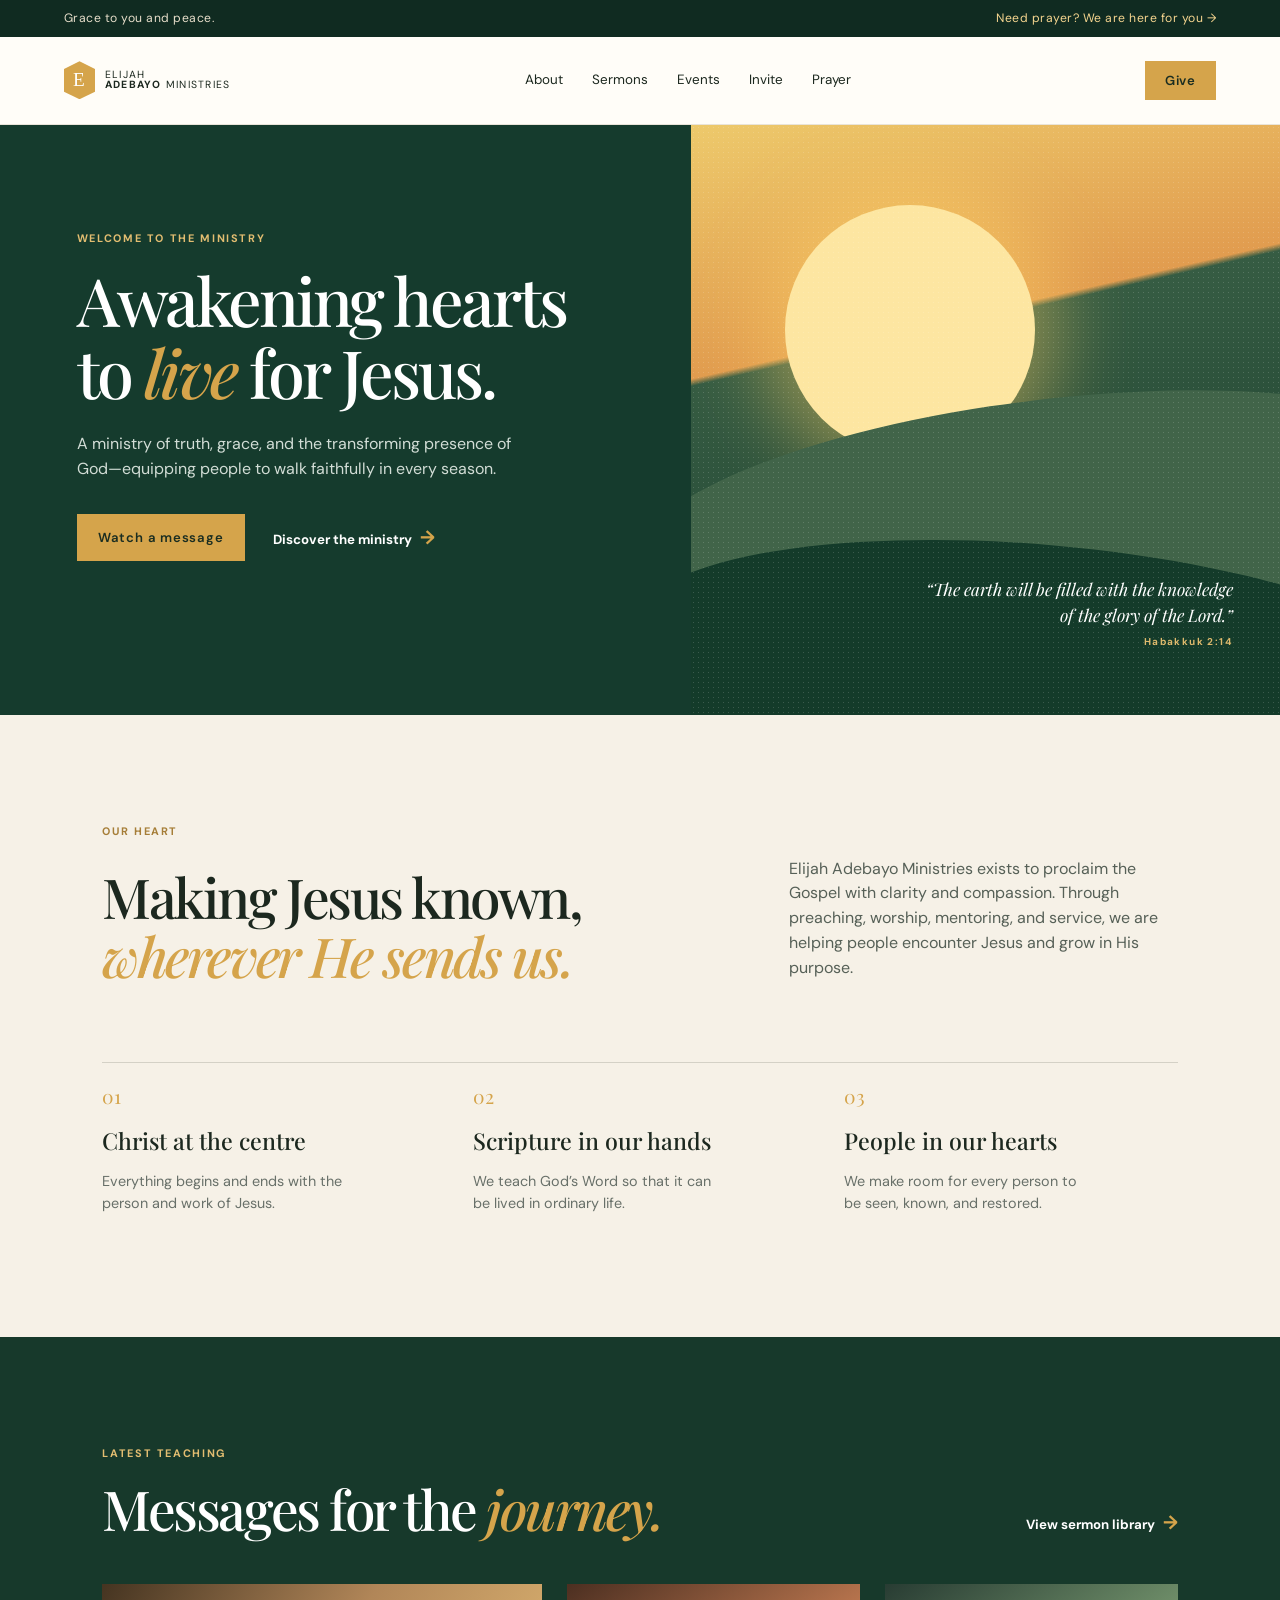
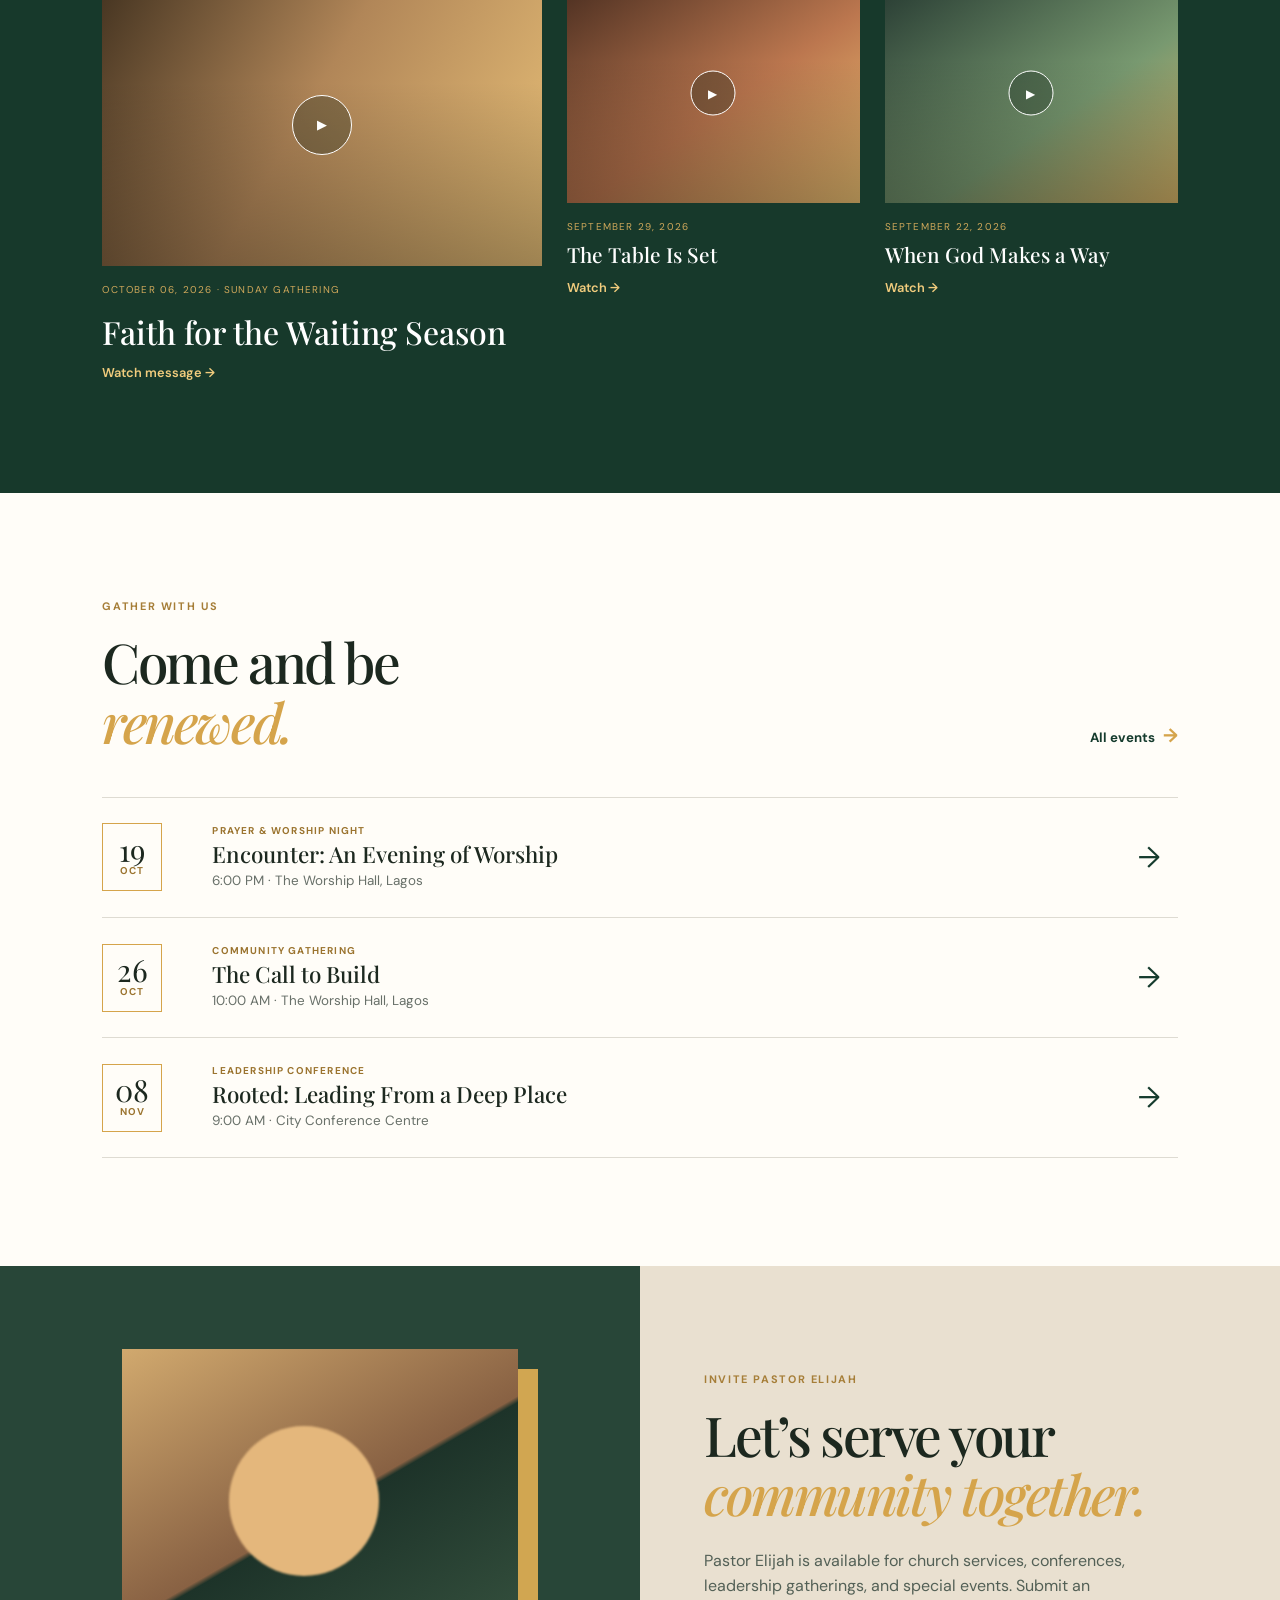
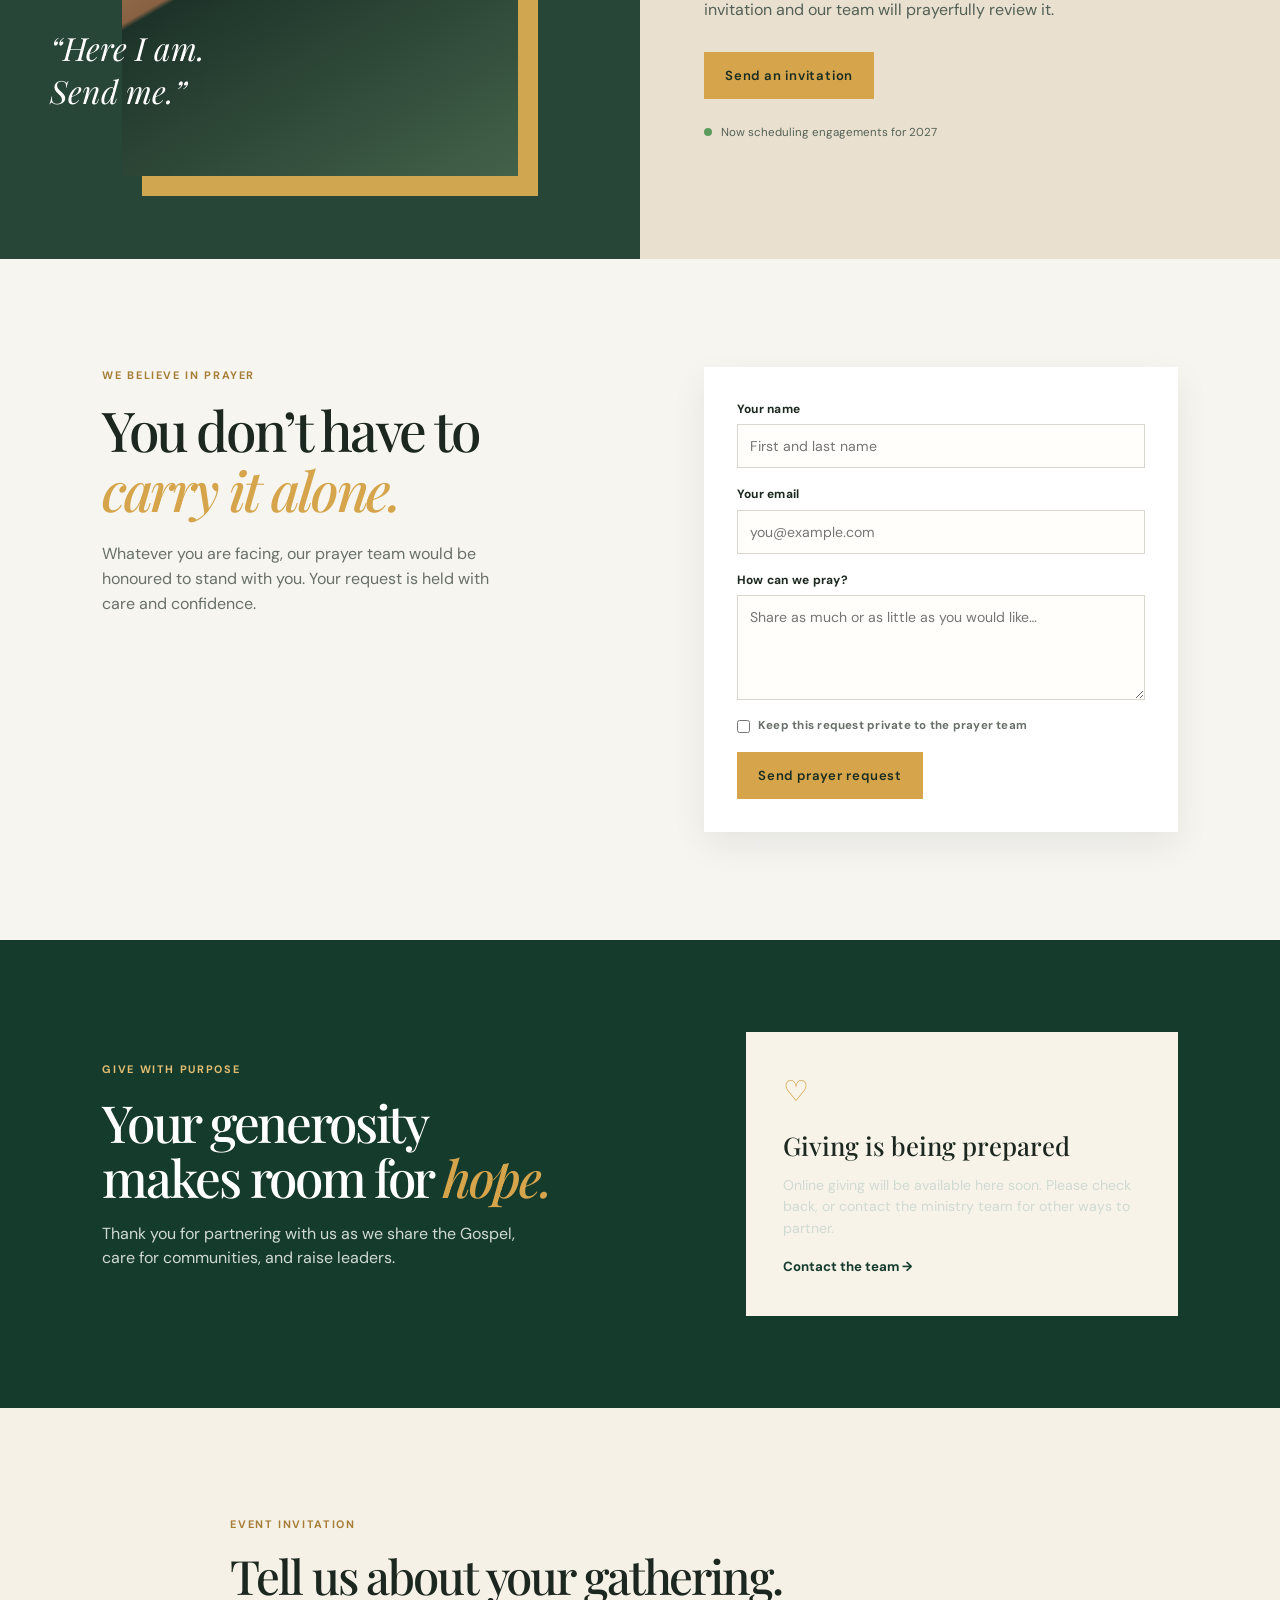
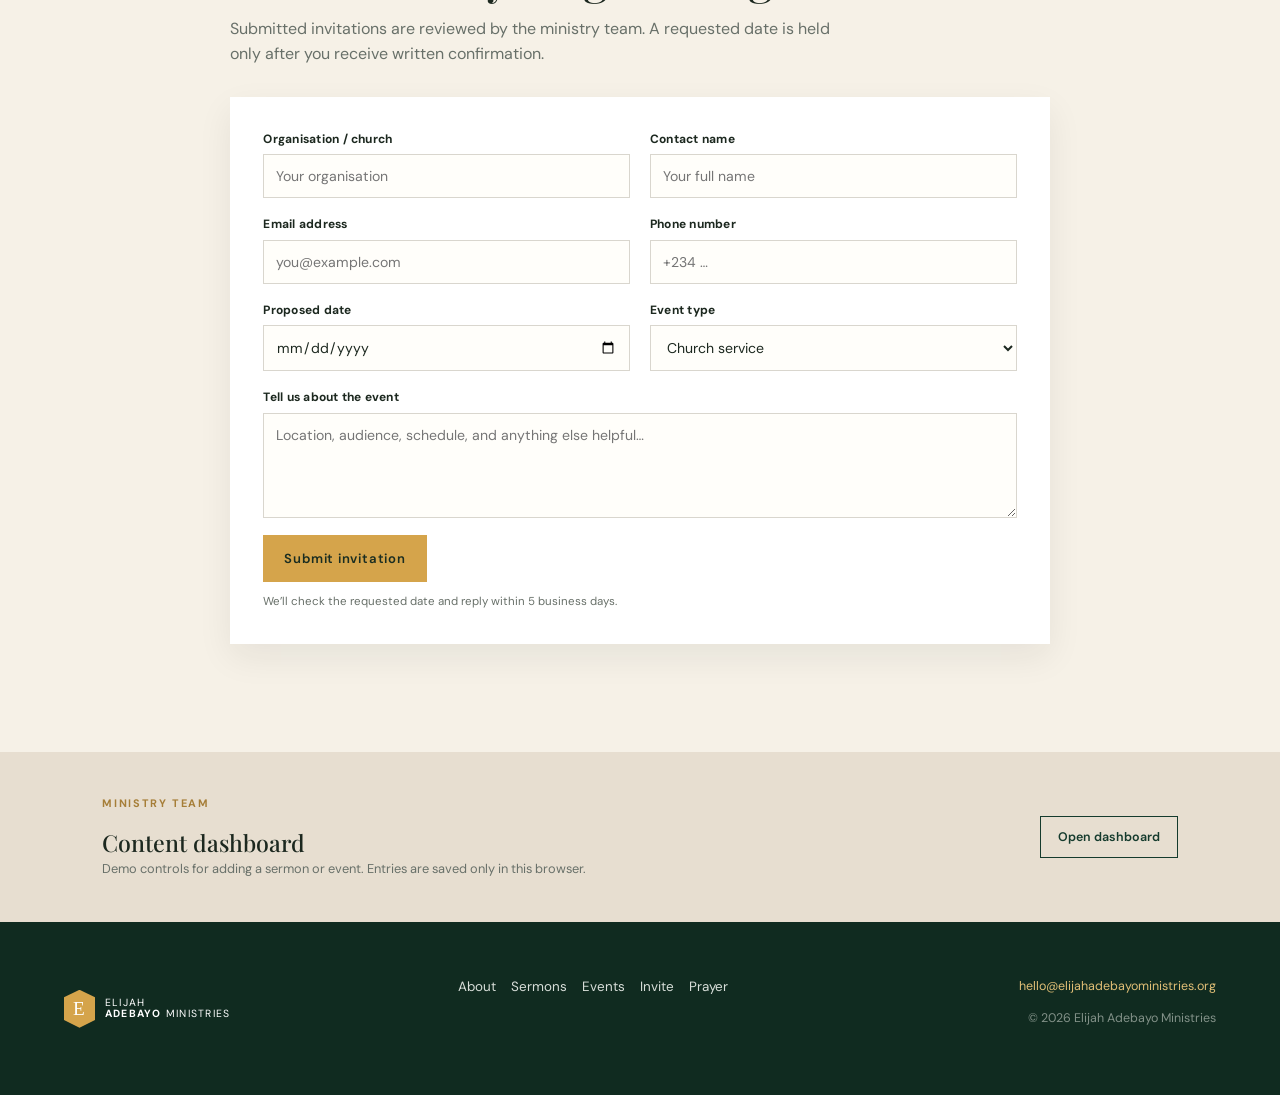
<file: ministry/index.html>
<!doctype html>
<html lang="en">
  <head>
    <meta charset="UTF-8" />
    <meta name="viewport" content="width=device-width, initial-scale=1.0" />
    <meta name="description" content="The ministry of Pastor Elijah — sermons, prayer, invitations, and gatherings." />
    <title>Elijah Adebayo Ministries</title>
    <link rel="preconnect" href="https://fonts.googleapis.com" />
    <link rel="preconnect" href="https://fonts.gstatic.com" crossorigin />
    <link href="https://fonts.googleapis.com/css2?family=DM+Sans:wght@400;500;600;700&family=Playfair+Display:wght@500;600;700&display=swap" rel="stylesheet" />
    <link rel="stylesheet" href="styles.css" />
  </head>
  <body>
    <div class="topline"><span>Grace to you and peace.</span><a href="#prayer">Need prayer? We are here for you →</a></div>
    <header class="site-header">
      <a class="brand" href="#home" aria-label="Elijah Adebayo Ministries home"><span class="brand-mark">E</span><span>ELIJAH<br /><b>ADEBAYO</b> MINISTRIES</span></a>
      <button class="menu-toggle" aria-label="Open menu" aria-expanded="false">☰</button>
      <nav class="nav"><a href="#about">About</a><a href="#sermons">Sermons</a><a href="#events">Events</a><a href="#invite">Invite</a><a href="#prayer">Prayer</a></nav>
      <a class="button button-small give-button" href="#give">Give</a>
    </header>

    <main>
      <section id="home" class="hero">
        <div class="hero-copy reveal">
          <p class="eyebrow light">Welcome to the ministry</p>
          <h1>Awakening hearts<br />to <em>live</em> for Jesus.</h1>
          <p class="hero-text">A ministry of truth, grace, and the transforming presence of God—equipping people to walk faithfully in every season.</p>
          <div class="hero-actions"><a class="button" href="#sermons">Watch a message</a><a class="text-link light-link" href="#about">Discover the ministry <span>→</span></a></div>
        </div>
        <div class="hero-art" aria-label="A peaceful golden sunrise over hills">
          <div class="sun"></div><div class="ridge ridge-back"></div><div class="ridge ridge-front"></div><div class="grain"></div>
          <p class="verse">“The earth will be filled with the knowledge<br />of the glory of the Lord.” <span>Habakkuk 2:14</span></p>
        </div>
      </section>

      <section id="about" class="intro section">
        <p class="eyebrow">Our heart</p>
        <div class="split-heading"><h2>Making Jesus known,<br /><em>wherever He sends us.</em></h2><p>Elijah Adebayo Ministries exists to proclaim the Gospel with clarity and compassion. Through preaching, worship, mentoring, and service, we are helping people encounter Jesus and grow in His purpose.</p></div>
        <div class="values">
          <article><span class="number">01</span><h3>Christ at the centre</h3><p>Everything begins and ends with the person and work of Jesus.</p></article>
          <article><span class="number">02</span><h3>Scripture in our hands</h3><p>We teach God’s Word so that it can be lived in ordinary life.</p></article>
          <article><span class="number">03</span><h3>People in our hearts</h3><p>We make room for every person to be seen, known, and restored.</p></article>
        </div>
      </section>

      <section id="sermons" class="sermons section dark-section">
        <div class="section-heading"><div><p class="eyebrow light">Latest teaching</p><h2>Messages for the <em>journey.</em></h2></div><a class="text-link light-link" href="#sermon-library">View sermon library <span>→</span></a></div>
        <div class="sermon-grid" id="sermon-list">
          <article class="feature-sermon"><div class="video-cover cover-one"><button class="play" data-title="Faith for the Waiting Season" aria-label="Play sermon">▶</button></div><div class="sermon-meta"><p>OCTOBER 06, 2026 · SUNDAY GATHERING</p><h3>Faith for the Waiting Season</h3><a href="#watch" class="watch-link">Watch message →</a></div></article>
          <article class="sermon-card"><div class="thumbnail cover-two"><button class="play small-play" data-title="The Table Is Set" aria-label="Play sermon">▶</button></div><p>SEPTEMBER 29, 2026</p><h3>The Table Is Set</h3><a href="#watch">Watch →</a></article>
          <article class="sermon-card"><div class="thumbnail cover-three"><button class="play small-play" data-title="When God Makes a Way" aria-label="Play sermon">▶</button></div><p>SEPTEMBER 22, 2026</p><h3>When God Makes a Way</h3><a href="#watch">Watch →</a></article>
        </div>
      </section>

      <section id="events" class="events section">
        <div class="section-heading"><div><p class="eyebrow">Gather with us</p><h2>Come and be<br /><em>renewed.</em></h2></div><a class="text-link" href="#event-list">All events <span>→</span></a></div>
        <div class="event-list" id="event-list">
          <article class="event"><div class="date"><b>19</b><span>OCT</span></div><div><p class="event-type">PRAYER &amp; WORSHIP NIGHT</p><h3>Encounter: An Evening of Worship</h3><p class="event-detail">6:00 PM · The Worship Hall, Lagos</p></div><a href="#rsvp" class="event-arrow" aria-label="RSVP to Encounter">→</a></article>
          <article class="event"><div class="date"><b>26</b><span>OCT</span></div><div><p class="event-type">COMMUNITY GATHERING</p><h3>The Call to Build</h3><p class="event-detail">10:00 AM · The Worship Hall, Lagos</p></div><a href="#rsvp" class="event-arrow" aria-label="RSVP to The Call to Build">→</a></article>
          <article class="event"><div class="date"><b>08</b><span>NOV</span></div><div><p class="event-type">LEADERSHIP CONFERENCE</p><h3>Rooted: Leading From a Deep Place</h3><p class="event-detail">9:00 AM · City Conference Centre</p></div><a href="#rsvp" class="event-arrow" aria-label="RSVP to Rooted">→</a></article>
        </div>
      </section>

      <section id="invite" class="invite-section">
        <div class="invite-image"><div class="portrait-shape"><span>“Here I am.<br />Send me.”</span></div></div>
        <div class="invite-copy"><p class="eyebrow">Invite Pastor Elijah</p><h2>Let’s serve your<br /><em>community together.</em></h2><p>Pastor Elijah is available for church services, conferences, leadership gatherings, and special events. Submit an invitation and our team will prayerfully review it.</p><a class="button" href="#invite-form">Send an invitation</a><p class="availability"><span></span> Now scheduling engagements for 2027</p></div>
      </section>

      <section id="prayer" class="prayer section">
        <div class="prayer-heading"><p class="eyebrow">We believe in prayer</p><h2>You don’t have to<br /><em>carry it alone.</em></h2><p>Whatever you are facing, our prayer team would be honoured to stand with you. Your request is held with care and confidence.</p></div>
        <form class="form-card" id="prayer-form"><label>Your name <input name="name" autocomplete="name" placeholder="First and last name" required /></label><label>Your email <input name="email" type="email" autocomplete="email" placeholder="you@example.com" required /></label><label>How can we pray? <textarea name="request" placeholder="Share as much or as little as you would like…" required></textarea></label><label class="check"><input type="checkbox" name="private" /> Keep this request private to the prayer team</label><button class="button" type="submit">Send prayer request</button></form>
      </section>

      <section id="give" class="give-section"><div><p class="eyebrow light">Give with purpose</p><h2>Your generosity<br />makes room for <em>hope.</em></h2><p>Thank you for partnering with us as we share the Gospel, care for communities, and raise leaders.</p></div><div class="give-card"><span class="lock">♡</span><h3>Giving is being prepared</h3><p>Online giving will be available here soon. Please check back, or contact the ministry team for other ways to partner.</p><a class="text-link" href="mailto:hello@elijahadebayoministries.org">Contact the team →</a></div></section>

      <section id="invite-form" class="form-section section"><p class="eyebrow">Event invitation</p><h2>Tell us about your gathering.</h2><p class="form-lede">Submitted invitations are reviewed by the ministry team. A requested date is held only after you receive written confirmation.</p><form class="booking-form" id="booking-form"><div class="two-col"><label>Organisation / church<input required name="organization" placeholder="Your organisation" /></label><label>Contact name<input required name="contact" placeholder="Your full name" /></label></div><div class="two-col"><label>Email address<input required type="email" name="email" placeholder="you@example.com" /></label><label>Phone number<input required name="phone" placeholder="+234 …" /></label></div><div class="two-col"><label>Proposed date<input required type="date" name="date" min="2026-10-10" /></label><label>Event type<select name="type"><option>Church service</option><option>Conference</option><option>Leadership gathering</option><option>Other event</option></select></label></div><label>Tell us about the event<textarea name="details" required placeholder="Location, audience, schedule, and anything else helpful…"></textarea></label><button class="button" type="submit">Submit invitation</button><p class="form-note">We’ll check the requested date and reply within 5 business days.</p></form></section>

      <section class="admin-strip" id="admin"><div><p class="eyebrow">Ministry team</p><h3>Content dashboard</h3><p>Demo controls for adding a sermon or event. Entries are saved only in this browser.</p></div><button class="outline-button" id="admin-toggle">Open dashboard</button></section>
      <section class="dashboard hidden" id="dashboard"><button class="close-dashboard" aria-label="Close dashboard">×</button><h2>Update the website</h2><div class="dashboard-grid"><form id="sermon-form"><h3>Add a sermon</h3><label>Title<input name="title" required placeholder="Message title" /></label><label>Date<input name="date" type="date" required /></label><button class="button" type="submit">Add sermon</button></form><form id="event-form"><h3>Add an event</h3><label>Event title<input name="title" required placeholder="Gathering name" /></label><label>Date<input name="date" type="date" required /></label><button class="button" type="submit">Add event</button></form></div></section>
    </main>

    <footer><a class="brand footer-brand" href="#home"><span class="brand-mark">E</span><span>ELIJAH<br /><b>ADEBAYO</b> MINISTRIES</span></a><div class="footer-links"><a href="#about">About</a><a href="#sermons">Sermons</a><a href="#events">Events</a><a href="#invite">Invite</a><a href="#prayer">Prayer</a></div><div><a href="mailto:hello@elijahadebayoministries.org">hello@elijahadebayoministries.org</a><p>© 2026 Elijah Adebayo Ministries</p></div></footer>
    <div class="modal hidden" id="modal" role="dialog" aria-modal="true"><div class="modal-box"><button class="modal-close" aria-label="Close">×</button><p class="eyebrow">Message ready</p><h2 id="modal-title">Faith for the Waiting Season</h2><p>This demo site is ready to connect to YouTube, Vimeo, or your sermon hosting platform.</p><a class="button" href="#sermon-library">View all sermons</a></div></div>
    <div class="toast" id="toast" role="status"></div>
    <script src="script.js"></script>
  </body>
</html>
</file>
<file: ministry/styles.css>
:root{--ink:#1c281f;--forest:#153b2d;--cream:#f6f1e7;--paper:#fffdf8;--gold:#d5a44b;--muted:#687069;--line:#dedbd2}*{box-sizing:border-box}html{scroll-behavior:smooth}body{margin:0;background:var(--paper);color:var(--ink);font-family:'DM Sans',sans-serif;line-height:1.55}.topline{background:#102b21;color:#e8dfcb;padding:9px 5vw;font-size:.76rem;letter-spacing:.04em;display:flex;justify-content:space-between}.topline a{color:#f5d58f;text-decoration:none}.site-header{height:88px;display:flex;align-items:center;justify-content:space-between;padding:0 5vw;border-bottom:1px solid #e9e4d9;position:sticky;top:0;background:rgba(255,253,248,.95);backdrop-filter:blur(12px);z-index:10}.brand{display:flex;align-items:center;gap:10px;color:var(--ink);text-decoration:none;font-size:.65rem;line-height:1.03;letter-spacing:.12em}.brand b{font-weight:700}.brand-mark{display:grid;place-items:center;width:31px;height:38px;background:var(--gold);clip-path:polygon(50% 0,100% 20%,100% 80%,50% 100%,0 80%,0 20%);font-family:Georgia,serif;font-size:1.2rem;color:#fff}.nav{display:flex;gap:29px}.nav a,.footer-links a{color:var(--ink);font-size:.84rem;text-decoration:none}.nav a:hover,.footer-links a:hover{color:#a8751d}.button{display:inline-flex;align-items:center;justify-content:center;background:var(--gold);color:#1a2d21;text-decoration:none;border:none;font:600 .82rem 'DM Sans',sans-serif;letter-spacing:.06em;padding:15px 21px;cursor:pointer;transition:transform .2s,background .2s}.button:hover{background:#ecc26d;transform:translateY(-2px)}.button-small{padding:11px 20px}.menu-toggle{display:none;border:0;background:transparent;font-size:1.5rem}.hero{background:var(--forest);min-height:590px;display:grid;grid-template-columns:1.08fr .92fr;color:white;overflow:hidden}.hero-copy{padding:105px 6vw 80px;position:relative;z-index:1}.eyebrow{color:#a67e38;font-weight:700;font-size:.68rem;letter-spacing:.15em;text-transform:uppercase;margin:0 0 17px}.light{color:#e2bd71}.hero h1,h2{font-family:'Playfair Display',Georgia,serif;font-weight:500;letter-spacing:-.045em;line-height:1.08;margin:0}.hero h1{font-size:clamp(3rem,5.2vw,5.55rem)}em{color:var(--gold);font-style:italic}.hero-text{max-width:455px;color:#d2ddd6;margin:25px 0 32px;font-size:1rem}.hero-actions{display:flex;align-items:center;gap:28px}.text-link{font-size:.83rem;font-weight:700;color:var(--forest);text-decoration:none}.text-link span{color:var(--gold);font-size:1.2rem;margin-left:5px}.light-link{color:#fff}.hero-art{position:relative;min-height:420px;background:linear-gradient(167deg,#edc96b 0%,#e19c4f 35%,#365c43 36%,#143728 100%);overflow:hidden}.sun{position:absolute;width:250px;height:250px;border-radius:50%;background:#fde6a1;top:80px;left:16%;box-shadow:0 0 75px 25px rgba(254,209,102,.45)}.ridge{position:absolute;width:140%;left:-10%;height:230px;border-radius:50% 50% 0 0}.ridge-back{background:#416449;bottom:85px;transform:rotate(-7deg)}.ridge-front{background:#143b2a;bottom:-60px;transform:rotate(5deg)}.grain{position:absolute;inset:0;opacity:.16;background-image:radial-gradient(#fff 0.7px,transparent .7px);background-size:5px 5px}.verse{position:absolute;right:8%;bottom:50px;text-align:right;font:italic 1.08rem 'Playfair Display';line-height:1.45}.verse span{display:block;margin-top:8px;font:700 .62rem 'DM Sans';letter-spacing:.14em;color:#dfba6d}.section{padding:108px 8vw}.intro{background:var(--cream)}.split-heading{display:grid;grid-template-columns:1.1fr .7fr;gap:6vw;align-items:end}.split-heading h2,h2{font-size:clamp(2.45rem,4.3vw,4.65rem)}.split-heading>p{color:#566057;max-width:430px;margin:0 0 5px}.values{border-top:1px solid #d4d1c6;margin-top:76px;display:grid;grid-template-columns:repeat(3,1fr);gap:37px}.values article{padding-top:20px}.number{font:1.2rem 'Playfair Display';color:var(--gold)}h3{font-family:'Playfair Display',Georgia,serif;font-size:1.45rem;font-weight:500;line-height:1.2;margin:16px 0 9px}.values p{font-size:.9rem;color:var(--muted);max-width:240px}.dark-section{background:#17392b;color:#fff}.section-heading{display:flex;justify-content:space-between;align-items:end;margin-bottom:46px}.sermon-grid{display:grid;grid-template-columns:1.5fr 1fr 1fr;gap:25px}.video-cover,.thumbnail{background:#b59062;position:relative;overflow:hidden}.video-cover{aspect-ratio:1.56}.thumbnail{aspect-ratio:1.34}.cover-one{background:linear-gradient(120deg,#453421,#b18658 46%,#e9c178)}.cover-two{background:linear-gradient(145deg,#4c2f21,#bc774f 55%,#f1c474)}.cover-three{background:linear-gradient(145deg,#283c33,#789970 60%,#dbb769)}.video-cover:after,.thumbnail:after{content:'';position:absolute;inset:0;background:linear-gradient(transparent 35%,rgba(0,0,0,.32))}.play{position:absolute;z-index:1;top:50%;left:50%;transform:translate(-50%,-50%);width:60px;height:60px;border:1px solid #fff;border-radius:50%;background:rgba(18,34,24,.3);color:#fff;cursor:pointer;padding-left:5px}.small-play{width:45px;height:45px;font-size:.75rem}.sermon-meta p,.sermon-card>p{font-size:.62rem;letter-spacing:.12em;color:#d1a95b;margin:16px 0 6px}.feature-sermon h3{font-size:2rem}.sermon-card h3{font-size:1.3rem;margin:8px 0}.sermon-card a,.watch-link{color:#f1cc7d;text-decoration:none;font-size:.8rem;font-weight:600}.events{padding-top:105px}.event-list{border-top:1px solid var(--line)}.event{display:grid;grid-template-columns:90px 1fr 40px;align-items:center;gap:20px;padding:25px 0;border-bottom:1px solid var(--line)}.date{width:60px;height:68px;border:1px solid #d5a44b;display:flex;flex-direction:column;align-items:center;justify-content:center}.date b{font:1.9rem 'Playfair Display';line-height:.9}.date span,.event-type{font-size:.62rem;font-weight:700;color:#9b742f;letter-spacing:.12em;margin:0}.event h3{margin:3px 0;font-size:1.4rem}.event-detail{margin:0;color:var(--muted);font-size:.84rem}.event-arrow{font-size:1.8rem;color:var(--forest);text-decoration:none}.invite-section{display:grid;grid-template-columns:1fr 1fr;background:#e9e0d0}.invite-image{min-height:590px;background:#284638;display:grid;place-items:center}.portrait-shape{width:62%;height:72%;background:linear-gradient(150deg,#d1a96e,#886143 42%,#1d3329 43%,#43624a);position:relative;box-shadow:20px 20px 0 #d1a651}.portrait-shape:before{content:'';position:absolute;width:150px;height:150px;border-radius:50%;background:#e4b77c;left:27%;top:18%;filter:blur(1px)}.portrait-shape span{position:absolute;bottom:15%;left:-18%;color:#fff;font:italic 2rem 'Playfair Display';z-index:1}.invite-copy{padding:105px 10%;align-self:center}.invite-copy p:not(.eyebrow):not(.availability){color:#536056;max-width:450px;margin:25px 0 29px}.availability{font-size:.72rem;color:#546156;margin-top:25px}.availability span{display:inline-block;background:#5d9b5c;width:8px;height:8px;border-radius:50%;margin-right:6px}.prayer{display:grid;grid-template-columns:1fr 1fr;gap:10vw;background:#f7f5f0}.prayer-heading>p:not(.eyebrow){color:var(--muted);max-width:415px;margin:23px 0}.form-card,.booking-form{background:#fff;padding:33px;box-shadow:0 13px 33px rgba(25,35,27,.07)}label{display:block;font-size:.75rem;font-weight:700;letter-spacing:.02em;margin-bottom:17px}input,textarea,select{display:block;width:100%;margin-top:6px;border:1px solid #d9d6ce;background:#fffefa;padding:12px;font:400 .88rem 'DM Sans';color:var(--ink);outline-color:var(--gold)}textarea{min-height:105px;resize:vertical}.check{display:flex;gap:8px;align-items:center;font-size:.72rem;color:var(--muted)}.check input{width:auto;margin:0}.give-section{padding:92px 8vw;background:var(--forest);color:#fff;display:grid;grid-template-columns:1.1fr .9fr;gap:9vw;align-items:center}.give-section h2{font-size:clamp(2.6rem,4vw,4.4rem)}.give-section>div>p:not(.eyebrow){color:#d0dad2;max-width:430px}.give-card{background:#f7f3e9;color:var(--ink);padding:37px}.lock{display:block;color:var(--gold);font-size:1.8rem}.give-card h3{font-size:1.6rem}.give-card p{color:var(--muted);font-size:.88rem}.form-section{background:var(--cream);max-width:none;padding-left:18%;padding-right:18%}.form-section h2{font-size:clamp(2.3rem,3.7vw,3.8rem)}.form-lede{color:var(--muted);max-width:620px}.booking-form{margin-top:30px}.two-col{display:grid;grid-template-columns:1fr 1fr;gap:20px}.form-note{font-size:.72rem;color:var(--muted);margin-bottom:0}.admin-strip{padding:43px 8vw;background:#e7ded0;display:flex;justify-content:space-between;align-items:center}.admin-strip h3{margin:2px 0}.admin-strip p:not(.eyebrow){margin:0;color:var(--muted);font-size:.8rem}.outline-button{border:1px solid var(--forest);background:none;color:var(--forest);padding:12px 17px;cursor:pointer;font:600 .78rem 'DM Sans'}.dashboard{background:#223e30;color:#fff;padding:55px 8vw;position:relative}.dashboard h2{font-size:2.5rem}.dashboard-grid{display:grid;grid-template-columns:1fr 1fr;gap:30px;margin-top:28px}.dashboard form{background:#fffdf8;color:var(--ink);padding:25px}.dashboard form h3{margin-top:0}.close-dashboard,.modal-close{position:absolute;right:26px;top:20px;border:none;background:transparent;color:inherit;font-size:2rem;cursor:pointer}.hidden{display:none!important}footer{display:grid;grid-template-columns:1fr 1fr 1fr;gap:30px;padding:55px 5vw;background:#102b20;color:#d8ded9}footer .brand{color:#fff}.footer-links{display:flex;gap:15px;flex-wrap:wrap}.footer-links a{color:#d8ded9}footer>div:last-child{text-align:right;font-size:.78rem}footer>div:last-child a{color:#e1bf76;text-decoration:none}footer p{color:#829188}.modal{position:fixed;inset:0;background:rgba(8,22,15,.72);z-index:50;display:grid;place-items:center;padding:20px}.modal-box{background:#fdfaf1;color:var(--ink);max-width:500px;padding:54px;position:relative}.modal-box p:not(.eyebrow){color:var(--muted)}.toast{position:fixed;bottom:25px;right:25px;background:#153b2d;color:#fff;padding:15px 20px;box-shadow:0 10px 24px #0003;transform:translateY(100px);opacity:0;transition:.3s;z-index:60;font-size:.85rem}.toast.show{transform:translateY(0);opacity:1}@media(max-width:760px){.topline{font-size:.65rem}.topline span{display:none}.site-header{height:70px}.menu-toggle{display:block}.nav{display:none;position:absolute;top:70px;left:0;right:0;background:#fffdf8;padding:23px 5vw;flex-direction:column;gap:16px;border-bottom:1px solid var(--line)}.nav.open{display:flex}.give-button{display:none}.hero,.invite-section,.prayer,.give-section{grid-template-columns:1fr}.hero-copy{padding:75px 8vw 65px}.hero-art{min-height:330px}.section{padding:75px 8vw}.split-heading,.sermon-grid{grid-template-columns:1fr;gap:25px}.values{grid-template-columns:1fr;margin-top:45px;gap:8px}.section-heading{align-items:start;gap:20px}.sermon-grid{gap:42px}.invite-image{min-height:380px}.invite-copy{padding:75px 8vw}.prayer{gap:35px}.form-section{padding-left:8vw;padding-right:8vw}.two-col,.dashboard-grid{grid-template-columns:1fr;gap:0}.give-section{padding:75px 8vw}.admin-strip{align-items:flex-start;gap:20px}.admin-strip .outline-button{white-space:nowrap}footer{grid-template-columns:1fr;padding:45px 8vw}footer>div:last-child{text-align:left}.footer-links{margin:0}.verse{font-size:.9rem}.portrait-shape{height:65%;width:60%}}
</file>
